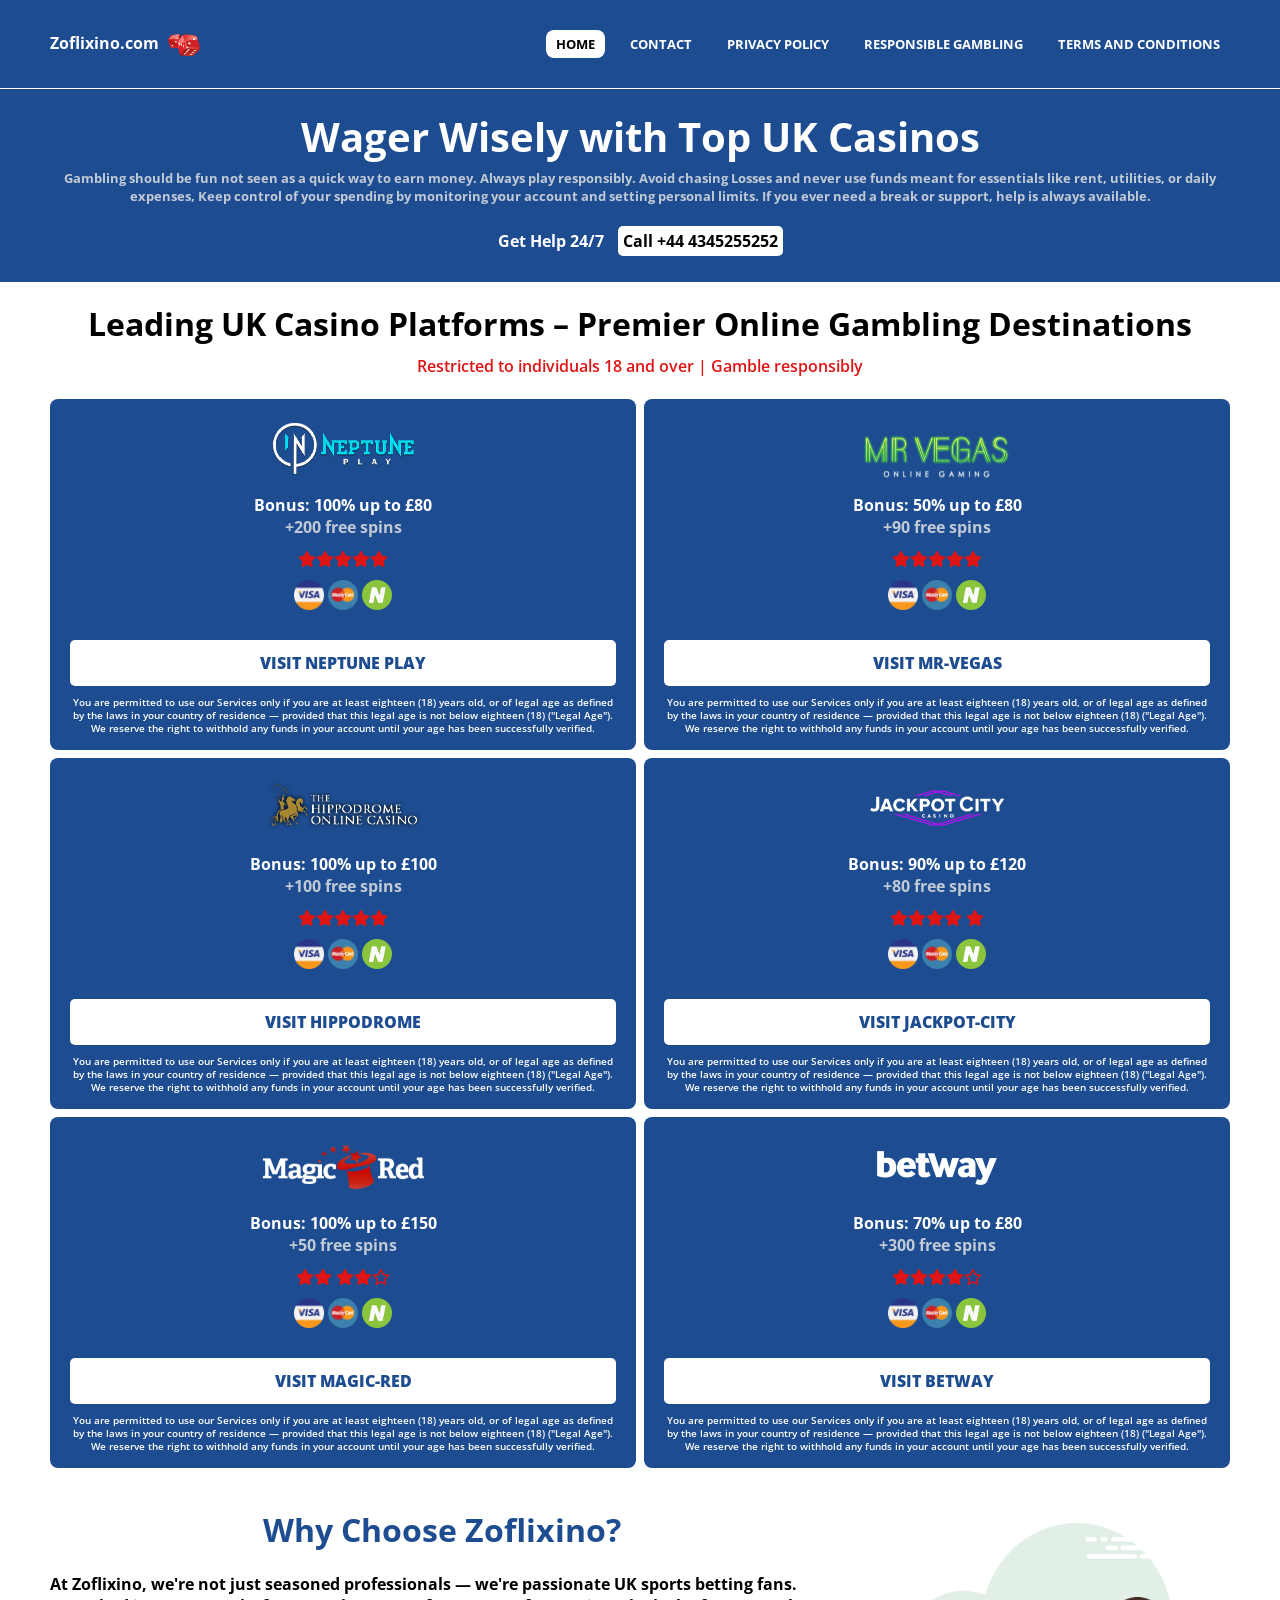
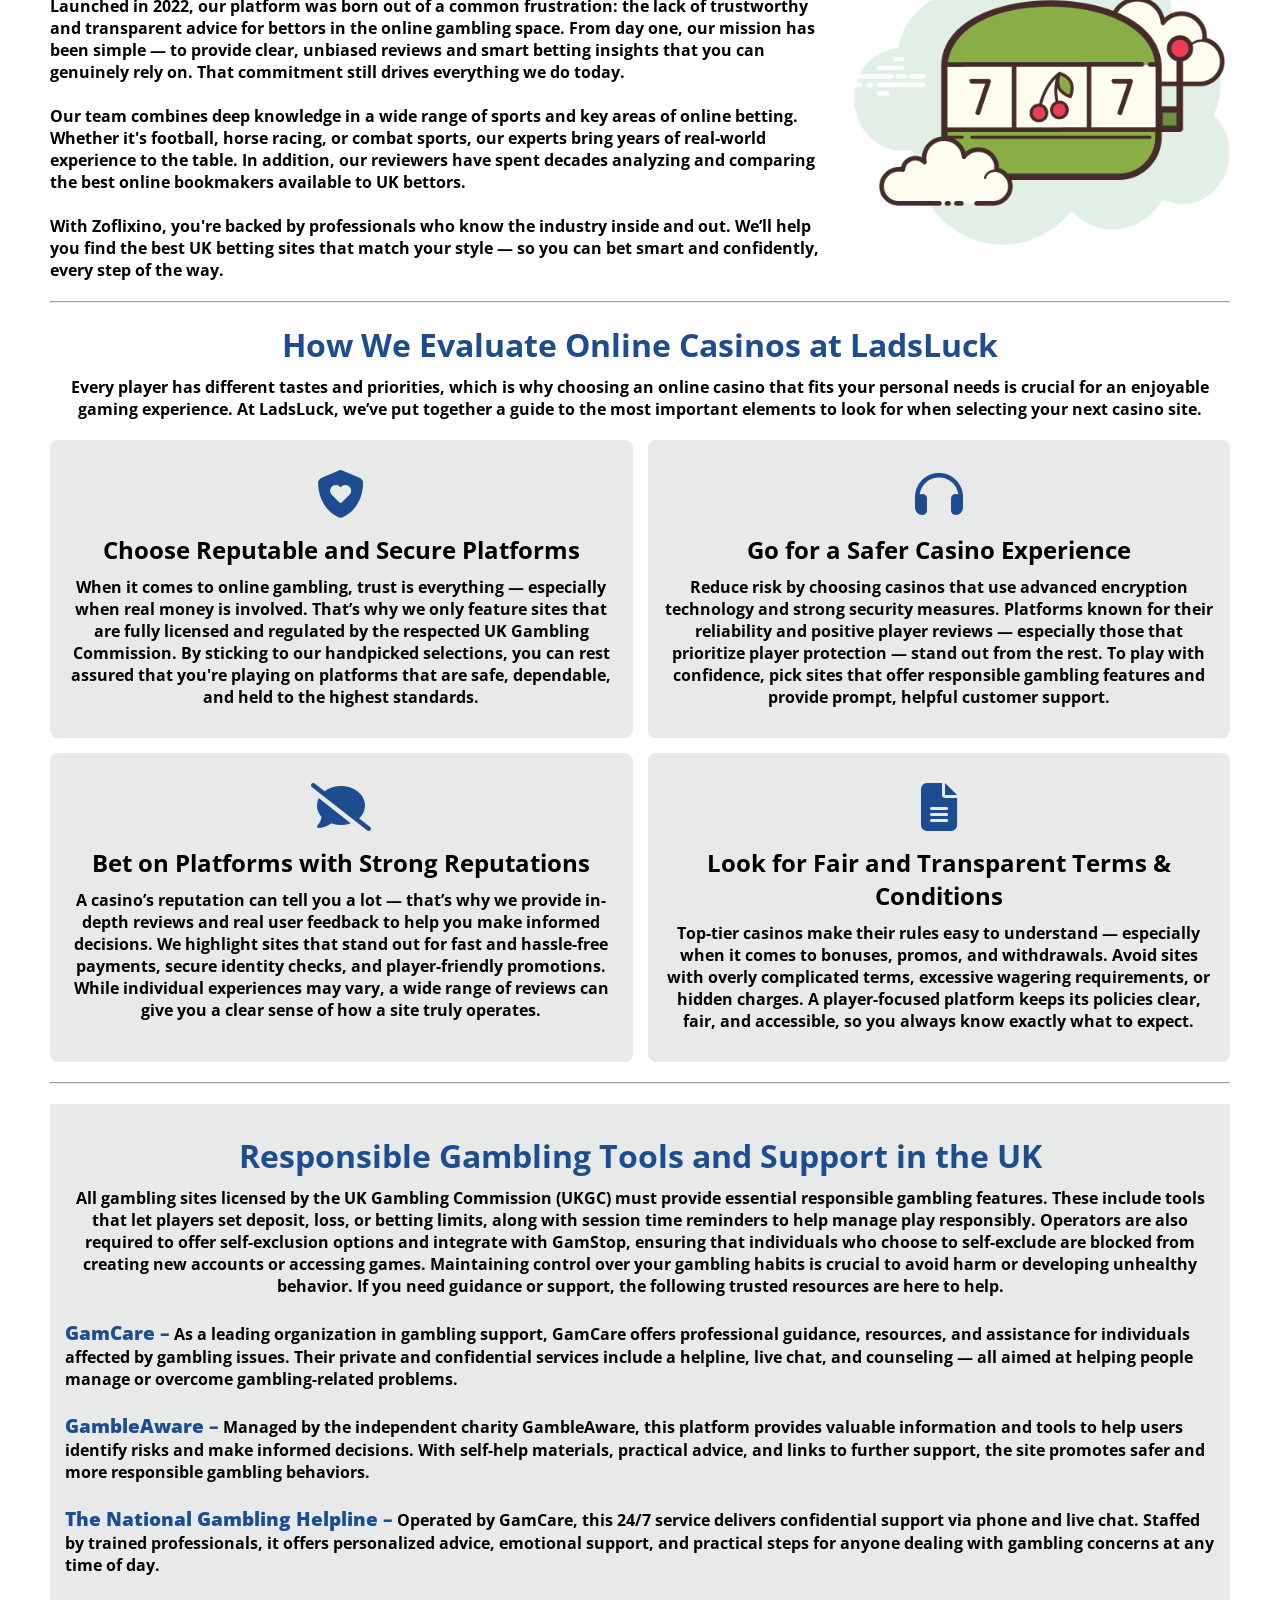
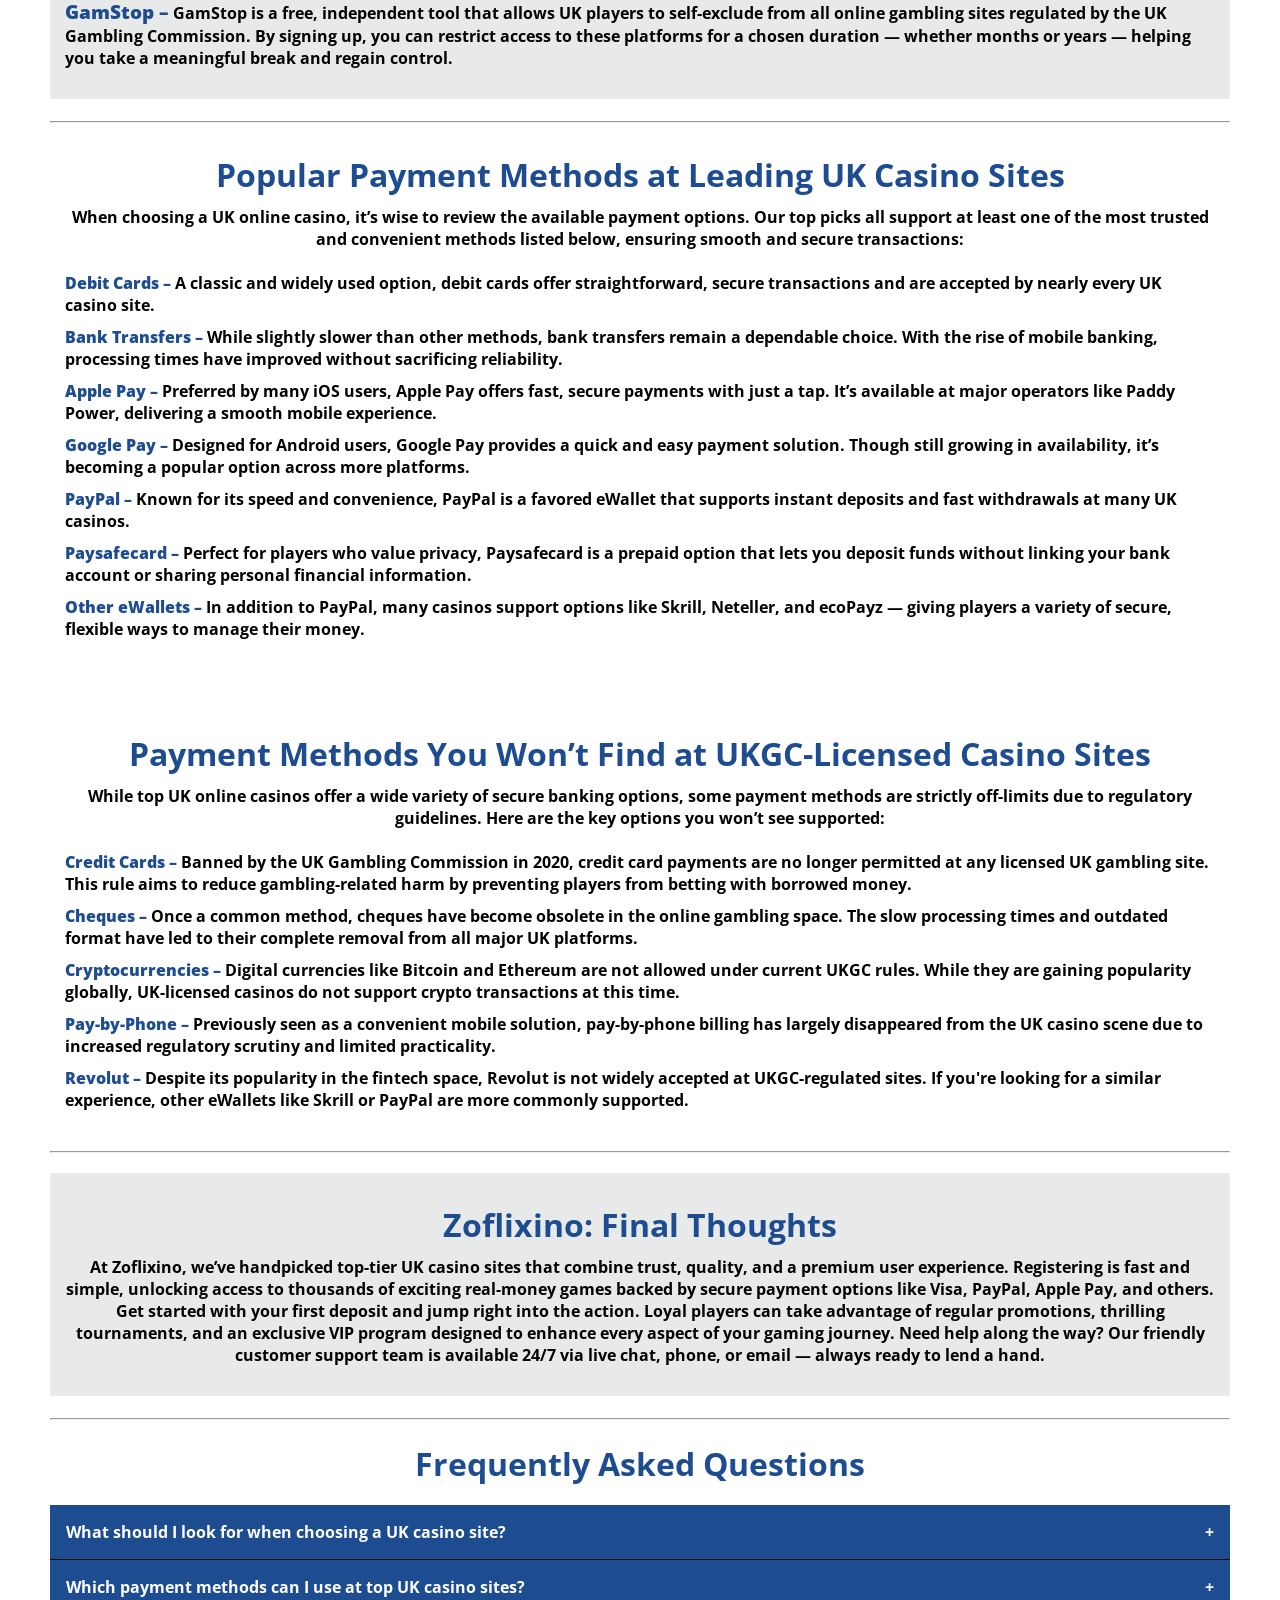
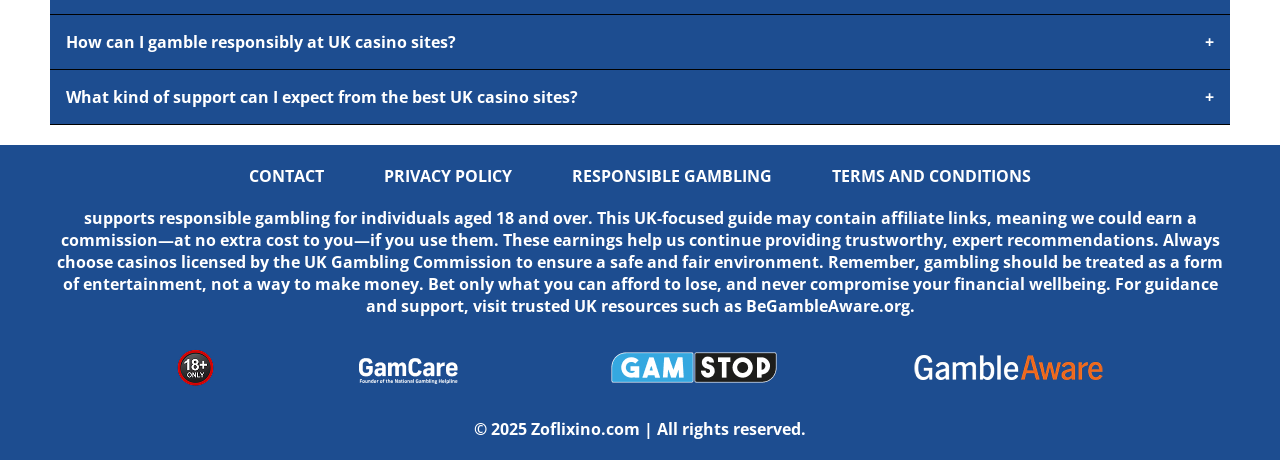
<file: index.html>
<!DOCTYPE html>
<html lang="en">

<head>
    <meta charset="UTF-8">
    <meta name="viewport" content="width=device-width, initial-scale=1.0">
    <title>Zoflixino.com</title>

    <link href="https://fonts.googleapis.com/css2?family=Open+Sans:ital,wght@0,300..800;1,300..800&display=swap"
        rel="stylesheet">
    <link rel="stylesheet" href="css/all.min.css">



    <link rel="stylesheet" href="css/style.css">
</head>

<body>

    <header>

        <section class="container" id="Header">
            <a class="logo" href="#">Zoflixino.com <img src="images/pngwing.com_optimized_50.png" alt=""></a>

            <ul id="navbar">
                <li><a class="active" href="#about">HOME</a></li>
                <li><a href="extra pages/Contact.html">CONTACT</a></li>
                <li><a href="extra pages/privacy.html">PRIVACY POLICY</a></li>
                <li><a href="extra pages/respnsible.html">RESPONSIBLE GAMBLING</a></li>
                <li><a href="extra pages/terms&condition.html">TERMS AND CONDITIONS</a></li>
                <i class="fa-solid fa-xmark" id="close"></i>

            </ul>
            <i class="fa-solid fa-bars" id="bar"></i>
        </section>
        <hr>
        <section class="container banner">
            <h1>Wager Wisely with Top UK Casinos
            </h1>
            <h5>
                Gambling should be fun not seen as a quick way to earn money. Always play responsibly. Avoid chasing
                Losses and never use funds meant for essentials like rent, utilities, or daily expenses, Keep control of
                your spending by monitoring your account and setting personal limits. If you ever need a break or
                support, help is always available.</h5>
            <a href="https://www.gambleaware.org/">Get Help 24/7</a>
            <a href="7266222">Call +44 4345255252</a>
        </section>
    </header>

    <main class="container">
        <section class="casino_sec">
            <h2>Leading UK Casino Platforms – Premier Online Gambling Destinations
            </h2>
            <p>Restricted to individuals 18 and over | Gamble responsibly</p>
            <br>
            <div class="casino-grid">
                <div class="casino-list">
                    <a href="https://regalukwin.com/goto/neptun-ftd-uk/">
                        <img src="images/neptune-play-casino.png" alt="">
                    </a>
                    <h6>Bonus: 100% up to £80 <br>
                        <span>+200 free spins</span>
                    </h6>
                    <p><i class="fa-solid fa-star"></i><i class="fa-solid fa-star"></i><i
                            class="fa-solid fa-star"></i><i class="fa-solid fa-star"></i><i
                            class="fa-solid fa-star"></i></p>
                    <span>
                        <img src="images/visa.png" alt="">
                        <img src="images/mastercard.png" alt="">
                        <img src="images/neteller1.png" alt="">
                    </span>
                    <a class="cas_btn" href="https://regalukwin.com/goto/neptun-ftd-uk/">VISIT NEPTUNE PLAY</a>
                    <p class="cas_terms">You are permitted to use our Services only if you are at least eighteen (18)
                        years old, or of legal age as defined by the laws in your country of residence — provided that
                        this legal age is not below eighteen (18) ("Legal Age"). We reserve the right to withhold any
                        funds in your account until your age has been successfully verified.
                    </p>
                </div>


                <div class="casino-list">
                    <a href="https://www.mrvegas.com">
                        <img src="images/775e8a925e.png" alt="">
                    </a>
                    <h6>Bonus: 50% up to £80 <br>
                        <span>+90 free spins</span>
                    </h6>
                    <p><i class="fa-solid fa-star"></i><i class="fa-solid fa-star"></i><i
                            class="fa-solid fa-star"></i><i class="fa-solid fa-star"></i><i
                            class="fa-solid fa-star"></i></p>
                    <span>
                        <img src="images/visa.png" alt="">
                        <img src="images/mastercard.png" alt="">
                        <img src="images/neteller1.png" alt="">
                    </span>
                    <a class="cas_btn" href="https://www.mrvegas.com">VISIT MR-VEGAS</a>
                    <p class="cas_terms">You are permitted to use our Services only if you are at least eighteen (18)
                        years old, or of legal age as defined by the laws in your country of residence — provided that
                        this legal age is not below eighteen (18) ("Legal Age"). We reserve the right to withhold any
                        funds in your account until your age has been successfully verified.
                    </p>
                </div>
                <div class="casino-list">
                    <a href="https://regalukwin.com/goto/hippodrome-ftd-uk/">
                        <img src="images/hippodromeonline-logo.png" alt="">
                    </a>
                    <h6>Bonus: 100% up to £100 <br>
                        <span>+100 free spins</span>
                    </h6>
                    <p><i class="fa-solid fa-star"></i><i class="fa-solid fa-star"></i><i
                            class="fa-solid fa-star"></i><i class="fa-solid fa-star"></i><i
                            class="fa-solid fa-star"></i></p>
                    <span>
                        <img src="images/visa.png" alt="">
                        <img src="images/mastercard.png" alt="">
                        <img src="images/neteller1.png" alt="">
                    </span>
                    <a class="cas_btn" href="https://regalukwin.com/goto/hippodrome-ftd-uk/">VISIT HIPPODROME</a>
                    <p class="cas_terms">You are permitted to use our Services only if you are at least eighteen (18)
                        years old, or of legal age as defined by the laws in your country of residence — provided that
                        this legal age is not below eighteen (18) ("Legal Age"). We reserve the right to withhold any
                        funds in your account until your age has been successfully verified.
                    </p>
                </div>
                <div class="casino-list">
                    <a href="https://regalukwin.com/goto/jackpotcity-ftd-uk/">
                        <img src="images/jackpot-city.png" alt="">
                    </a>
                    <h6>Bonus: 90% up to £120 <br>
                        <span>+80 free spins</span>
                    </h6>
                    <p><i class="fa-solid fa-star"></i><i class="fa-solid fa-star"></i><i
                            class="fa-solid fa-star"></i><i class="fa-solid fa-star"></i>
                        <i class="fa-solid fa-star"></i></p>
                    <span>
                        <img src="images/visa.png" alt="">
                        <img src="images/mastercard.png" alt="">
                        <img src="images/neteller1.png" alt="">
                    </span>
                    <a class="cas_btn" href="https://regalukwin.com/goto/jackpotcity-ftd-uk/">VISIT JACKPOT-CITY</a>
                    <p class="cas_terms">You are permitted to use our Services only if you are at least eighteen (18)
                        years old, or of legal age as defined by the laws in your country of residence — provided that
                        this legal age is not below eighteen (18) ("Legal Age"). We reserve the right to withhold any
                        funds in your account until your age has been successfully verified.
                    </p>
                </div>

                <div class="casino-list">
                    <a href="https://regalukwin.com/goto/magicred-ftd-uk/">
                        <img src="images/magic-red-white.png" alt="">
                    </a>
                    <h6>Bonus: 100% up to £150 <br>
                        <span>+50 free spins</span>
                    </h6>
                    <p><i class="fa-solid fa-star"></i><i class="fa-solid fa-star"></i>
                        <i class="fa-solid fa-star"></i><i
                            class="fa-solid fa-star"></i><i
                            class="fa-regular fa-star"></i></p>
                    <span>
                        <img src="images/visa.png" alt="">
                        <img src="images/mastercard.png" alt="">
                        <img src="images/neteller1.png" alt="">
                    </span>
                    <a class="cas_btn" href="https://regalukwin.com/goto/magicred-ftd-uk/">VISIT MAGIC-RED</a>
                    <p class="cas_terms">You are permitted to use our Services only if you are at least eighteen (18)
                        years old, or of legal age as defined by the laws in your country of residence — provided that
                        this legal age is not below eighteen (18) ("Legal Age"). We reserve the right to withhold any
                        funds in your account until your age has been successfully verified.
                    </p>
                </div>
                <div class="casino-list">
                    <a href="https://regalukwin.com/goto/betway-ftd-uk/">
                        <img src="images/betway-logo.png" alt="">
                    </a>
                    <h6>Bonus: 70% up to £80 <br>
                        <span>+300 free spins</span>
                    </h6>
                    <p><i class="fa-solid fa-star"></i><i class="fa-solid fa-star"></i><i
                            class="fa-solid fa-star"></i><i class="fa-solid fa-star"></i><i
                            class="fa-regular fa-star"></i></p>
                    <span>
                        <img src="images/visa.png" alt="">
                        <img src="images/mastercard.png" alt="">
                        <img src="images/neteller1.png" alt="">
                    </span>
                    <a class="cas_btn" href="https://regalukwin.com/goto/betway-ftd-uk/">VISIT BETWAY</a>
                    <p class="cas_terms">You are permitted to use our Services only if you are at least eighteen (18)
                        years old, or of legal age as defined by the laws in your country of residence — provided that
                        this legal age is not below eighteen (18) ("Legal Age"). We reserve the right to withhold any
                        funds in your account until your age has been successfully verified.
                    </p>
                </div>
            </div>

        </section>
        <section class="trust_part">
            <div class="trust_part_con">
                <h3>Why Choose Zoflixino?
                </h3>
                <br>
                <p>At Zoflixino, we're not just seasoned professionals — we're passionate UK sports betting fans.
                    Launched in 2022, our platform was born out of a common frustration: the lack of trustworthy and
                    transparent advice for bettors in the online gambling space. From day one, our mission has been
                    simple — to provide clear, unbiased reviews and smart betting insights that you can genuinely rely
                    on. That commitment still drives everything we do today.
                    <br><br>
                    Our team combines deep knowledge in a wide range of sports and key areas of online betting. Whether
                    it's football, horse racing, or combat sports, our experts bring years of real-world experience to
                    the table. In addition, our reviewers have spent decades analyzing and comparing the best online
                    bookmakers available to UK bettors.
                    <br><br>
                    With Zoflixino, you're backed by professionals who know the industry inside and out. We’ll help you
                    find the best UK betting sites that match your style — so you can bet smart and confidently, every
                    step of the way.

                </p>
            </div>
            <div><img src="images/trust-image.png" alt=""></div>
        </section>
        <hr>
        <section class="ladsluck">
            <h3>
                How We Evaluate Online Casinos at LadsLuck
            </h3>
            <p>Every player has different tastes and priorities, which is why choosing an online casino that fits your
                personal needs is crucial for an enjoyable gaming experience. At LadsLuck, we’ve put together a guide to
                the most important elements to look for when selecting your next casino site.</p>
            <div>
                <div class="luck_itms">

                    <div class="luck_itm">
                        <i class="fa-solid fa-shield-heart"></i>
                        <h4>Choose Reputable and Secure Platforms</h4>
                        <p>When it comes to online gambling, trust is everything — especially when real money is
                            involved. That’s why we only feature sites that are fully licensed and regulated by the
                            respected UK Gambling Commission. By sticking to our handpicked selections, you can rest
                            assured that you're playing on platforms that are safe, dependable, and held to the highest
                            standards.

                        </p>
                    </div>
                    <div class="luck_itm">
                        <i class="fa-solid fa-headphones"></i>
                        <h4>Go for a Safer Casino Experience</h4>
                        <p>Reduce risk by choosing casinos that use advanced encryption technology and strong security
                            measures. Platforms known for their reliability and positive player reviews — especially
                            those that prioritize player protection — stand out from the rest. To play with confidence,
                            pick sites that offer responsible gambling features and provide prompt, helpful customer
                            support.

                        </p>
                    </div>
                    <div class="luck_itm">
                        <i class="fa-solid fa-comment-slash"></i>
                        <h4>Bet on Platforms with Strong Reputations</h4>
                        <p>A casino’s reputation can tell you a lot — that’s why we provide in-depth reviews and real
                            user feedback to help you make informed decisions. We highlight sites that stand out for
                            fast and hassle-free payments, secure identity checks, and player-friendly promotions. While
                            individual experiences may vary, a wide range of reviews can give you a clear sense of how a
                            site truly operates.

                        </p>
                    </div>
                    <div class="luck_itm">
                        <i class="fa-solid fa-file-lines"></i>
                        <h4>Look for Fair and Transparent Terms & Conditions</h4>
                        <p>
                            Top-tier casinos make their rules easy to understand — especially when it comes to bonuses,
                            promos, and withdrawals. Avoid sites with overly complicated terms, excessive wagering
                            requirements, or hidden charges. A player-focused platform keeps its policies clear, fair,
                            and accessible, so you always know exactly what to expect.



                        </p>
                    </div>
                </div>
            </div>

        </section>
        <hr>
        <section class="support_part">
            <h3>Responsible Gambling Tools and Support in the UK
            </h3>
            <p>All gambling sites licensed by the UK Gambling Commission (UKGC) must provide essential responsible
                gambling features. These include tools that let players set deposit, loss, or betting limits, along with
                session time reminders to help manage play responsibly. Operators are also required to offer
                self-exclusion options and integrate with GamStop, ensuring that individuals who choose to self-exclude
                are blocked from creating new accounts or accessing games.

                Maintaining control over your gambling habits is crucial to avoid harm or developing unhealthy behavior.
                If you need guidance or support, the following trusted resources are here to help.</p>
            <br>
            <div class="support_links">
                <a href="https://www.gamcare.org.uk/"> GamCare –</a> As a leading organization in gambling support,
                GamCare offers professional guidance, resources, and assistance for individuals affected by gambling
                issues. Their private and confidential services include a helpline, live chat, and counseling — all
                aimed at helping people manage or overcome gambling-related problems.
                <br><br>
                <a href="https://www.gambleaware.org/">GambleAware –</a> Managed by the independent charity GambleAware,
                this platform provides valuable information and tools to help users identify risks and make informed
                decisions. With self-help materials, practical advice, and links to further support, the site promotes
                safer and more responsible gambling behaviors.
                <br><br>
                <a href="https://www.ncpgambling.org/help-treatment/">The National Gambling Helpline –</a> Operated by
                GamCare, this 24/7 service delivers confidential support via phone and live chat. Staffed by trained
                professionals, it offers personalized advice, emotional support, and practical steps for anyone dealing
                with gambling concerns at any time of day.
                <br><br>
                <a href="https://www.gamstop.co.uk/">GamStop –</a> GamStop is a free, independent tool that allows UK
                players to self-exclude from all online gambling sites regulated by the UK Gambling Commission. By
                signing up, you can restrict access to these platforms for a chosen duration — whether months or years —
                helping you take a meaningful break and regain control.

            </div>
        </section>
        <br>
        <hr>

        <section class="pay_acc_sec">
            <h3>
                Popular Payment Methods at Leading UK Casino Sites
            </h3>
            <span>When choosing a UK online casino, it’s wise to review the available payment options. Our top picks all
                support at least one of the most trusted and convenient methods listed below, ensuring smooth and secure
                transactions:</span>
            <div>
                <br>
                <p><b>Debit Cards – </b> A classic and widely used option, debit cards offer straightforward, secure
                    transactions and are accepted by nearly every UK casino site.</p>

                <p> <b>Bank Transfers –</b> While slightly slower than other methods, bank transfers remain a dependable
                    choice. With the rise of mobile banking, processing times have improved without sacrificing
                    reliability.</p>
                <p> <b>Apple Pay –</b> Preferred by many iOS users, Apple Pay offers fast, secure payments with just a
                    tap. It’s available at major operators like Paddy Power, delivering a smooth mobile experience.</p>

                <p><b>Google Pay – </b> Designed for Android users, Google Pay provides a quick and easy payment
                    solution. Though still growing in availability, it’s becoming a popular option across more
                    platforms.</p>
                <p> <b>PayPal –</b> Known for its speed and convenience, PayPal is a favored eWallet that supports
                    instant deposits and fast withdrawals at many UK casinos.</p>
                <p> <b>Paysafecard –</b> Perfect for players who value privacy, Paysafecard is a prepaid option that
                    lets you deposit funds without linking your bank account or sharing personal financial information.
                </p>
                <p><b>Other eWallets – </b> In addition to PayPal, many casinos support options like Skrill, Neteller,
                    and ecoPayz — giving players a variety of secure, flexible ways to manage their money.</p>
            </div>
        </section>
        <br>
        <section class="pay_acc_sec">
            <h3>
                Payment Methods You Won’t Find at UKGC-Licensed Casino Sites

            </h3>
            <span>While top UK online casinos offer a wide variety of secure banking options, some payment methods are
                strictly off-limits due to regulatory guidelines. Here are the key options you won’t see
                supported:</span>
            <div>
                <br>
                <p> <b>Credit Cards – </b>Banned by the UK Gambling Commission in 2020, credit card payments are no
                    longer permitted at any licensed UK gambling site. This rule aims to reduce gambling-related harm by
                    preventing players from betting with borrowed money.</p>

                <p> <b> Cheques – </b>Once a common method, cheques have become obsolete in the online gambling space.
                    The slow processing times and outdated format have led to their complete removal from all major UK
                    platforms.</p>
                <p> <b>Cryptocurrencies – </b> Digital currencies like Bitcoin and Ethereum are not allowed under
                    current UKGC rules. While they are gaining popularity globally, UK-licensed casinos do not support
                    crypto transactions at this time.

                </p>

                <p> <b>Pay-by-Phone –</b> Previously seen as a convenient mobile solution, pay-by-phone billing has
                    largely disappeared from the UK casino scene due to increased regulatory scrutiny and limited
                    practicality.</p>
                <p> <b> Revolut – </b>Despite its popularity in the fintech space, Revolut is not widely accepted at
                    UKGC-regulated sites. If you're looking for a similar experience, other eWallets like Skrill or
                    PayPal are more commonly supported.</p>

            </div>
        </section>
        <hr>
        <section class="final_Thou">
            <h3>Zoflixino: Final Thoughts</h3>
            <p>
                At Zoflixino, we’ve handpicked top-tier UK casino sites that combine trust, quality, and a premium user
                experience. Registering is fast and simple, unlocking access to thousands of exciting real-money games
                backed by secure payment options like Visa, PayPal, Apple Pay, and others.

                Get started with your first deposit and jump right into the action. Loyal players can take advantage of
                regular promotions, thrilling tournaments, and an exclusive VIP program designed to enhance every aspect
                of your gaming journey. Need help along the way? Our friendly customer support team is available 24/7
                via live chat, phone, or email — always ready to lend a hand.</p>
        </section>
        <br>

        <hr>
        <br>
        <section class="faq-section">
            <h3>Frequently Asked Questions</h3>
            <div class="faq-item">
                <div class="faq-question">
                    <span class="question-text">What should I look for when choosing a UK casino site?</span>
                    <span class="icon">+</span>
                </div>
                <div class="faq-answer">
                    Look for a casino that is trustworthy and regulated by the UK Gambling Commission. Choose platforms
                    with clear, fair terms for bonuses and withdrawals, a strong positive reputation supported by player
                    reviews, and extra features like live dealer games, user-friendly mobile apps, and cash-out options
                    to improve your overall gaming experience.
                </div>
            </div>

            <div class="faq-item">
                <div class="faq-question">
                    <span class="question-text">Which payment methods can I use at top UK casino sites?</span>
                    <span class="icon">+</span>
                </div>
                <div class="faq-answer">
                    Leading UK casino sites typically support popular payment options such as debit cards, bank
                    transfers, Apple Pay, Google Pay, PayPal, Paysafecard, and eWallets like Skrill, Neteller, and
                    ecoPayz. However, due to UK Gambling Commission rules and industry standards, methods like credit
                    cards, cheques, cryptocurrencies, pay-by-phone, and Revolut are generally not accepted.
                </div>
            </div>

            <div class="faq-item">
                <div class="faq-question">
                    <span class="question-text">How can I gamble responsibly at UK casino sites?</span>
                    <span class="icon">+</span>
                </div>
                <div class="faq-answer">
                    To ensure gambling remains fun, use the responsible gaming tools offered by UKGC-licensed sites to
                    set limits on your bets, losses, or deposits. Avoid risking money needed for essentials, keep track
                    of your spending, and take breaks when necessary. If you need extra support, organizations like
                    GamCare, BeGambleAware, the National Gambling Helpline, and GamStop provide valuable resources and
                    self-exclusion options to help you stay in control.
                </div>
            </div>
            <div class="faq-item">
                <div class="faq-question">
                    <span class="question-text">What kind of support can I expect from the best UK casino sites?</span>
                    <span class="icon">+</span>
                </div>
                <div class="faq-answer">
                    The best UK casino sites provide round-the-clock customer support via live chat, phone, and email,
                    so help is always available when you need it. Whether you’re a newcomer learning the ropes or a
                    loyal player taking advantage of promotions and VIP rewards, their professional support teams are on
                    hand to assist with any questions or issues.
                </div>
            </div>
        </section>

    </main>

    <footer class="container">
        <section class="footer_link">
            <ul>
                <li><a href="extra pages/Contact.html">CONTACT</a></li>
                <li><a href="extra pages/privacy.html">Privacy policy</a></li>
                <li><a href="extra pages/respnsible.html">RESPONSIBLE GAMBLING
                    </a></li>
                <li><a href="extra pages/terms&condition.html">TERMS AND CONDITIONS
                    </a></li>
            </ul>

        </section>

        <section class="footer_disc">
            <p>
                <a href="index.html"> </a>supports responsible gambling for individuals aged 18 and over.
                This UK-focused guide may
                contain affiliate links, meaning we could earn a commission—at no extra cost to you—if you use them.
                These earnings help us continue providing trustworthy, expert recommendations. Always choose casinos
                licensed by the UK Gambling Commission to ensure a safe and fair environment. Remember, gambling should
                be treated as a form of entertainment, not a way to make money. Bet only what you can afford to lose,
                and never compromise your financial wellbeing. For guidance and support, visit trusted UK resources such
                as BeGambleAware.org.
            </p>
            <ul>
                <li><a href="https://www.ncpgambling.org/help-treatment/"><img src="images/footer-icons (1).png" alt=""></a></li>
                <li><a href="https://www.gamcare.org.uk/"><img src="images/footer-icons.png" alt=""></a></li>
                <li><a href="https://www.gamstop.co.uk/"><img src="images/footer-icons1.png" alt=""></a></li>
                <li><a href="https://www.gambleaware.org/"><img src="images/footer-icons2 .png" alt=""></a></li>
            </ul>
      <span>&copy; 2025 <a href="index.html"> Zoflixino.com</a> | All rights reserved.</span>
        </section>
  
    </footer>









    <script src="js/custom.js"></script>


</body>

</html>
</file>
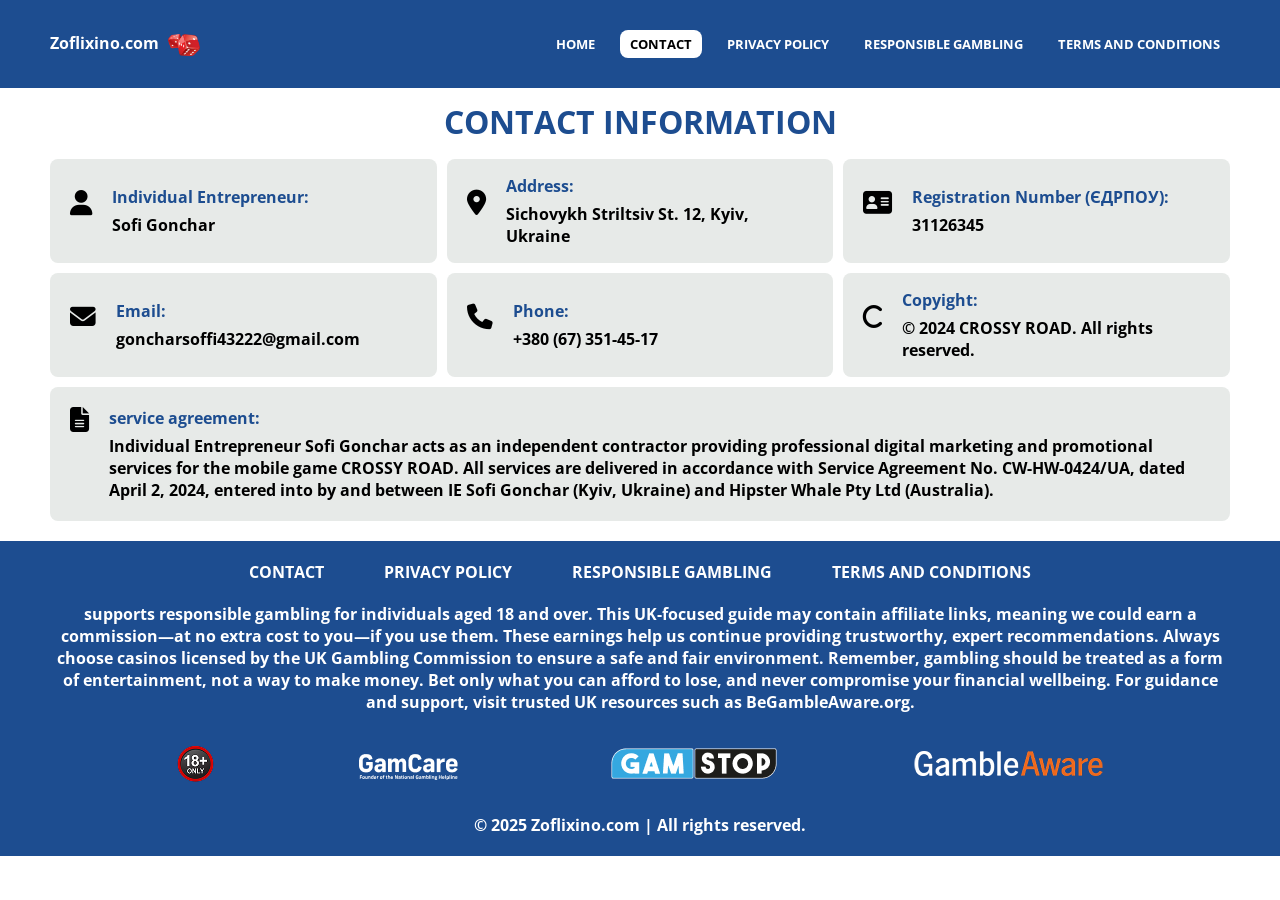
<file: extra pages/Contact.html>
<!DOCTYPE html>
<html lang="en">

<head>
    <meta charset="UTF-8">
    <meta name="viewport" content="width=device-width, initial-scale=1.0">
    <title>Zoflixino.com - CONTACT</title>

    <link href="https://fonts.googleapis.com/css2?family=Open+Sans:ital,wght@0,300..800;1,300..800&display=swap"
        rel="stylesheet">
    <link rel="stylesheet" href="../css/all.min.css">
    <link rel="stylesheet" href="../css/style.css">




</head>

<body>

    <header>

        <section class="container" id="Header">
            <a class="logo" href="../index.html">Zoflixino.com <img src="../images/pngwing.com_optimized_50.png"
                    alt=""></a>

            <ul id="navbar">
                <li><a href="../index.html">HOME</a></li>
                <li><a class="active" href="#">CONTACT</a></li>
                <li><a href="privacy.html">PRIVACY POLICY</a></li>
                <li><a href="respnsible.html">RESPONSIBLE GAMBLING</a></li>
                <li><a href="terms&condition.html">TERMS AND CONDITIONS</a></li>
                <i class="fa-solid fa-xmark" id="close"></i>

            </ul>
            <i class="fa-solid fa-bars" id="bar"></i>
        </section>

    </header>
    <main class="contact_page comm-pad container">
        <h2>Contact information</h2>
        <section>

            <div class="contact-details">
                <i class="fa-solid fa-user"></i>
                <div>
                    <h4>Individual Entrepreneur: </h4>
                    <p>Sofi Gonchar</p>
                </div>
            </div>
   <div class="contact-details">
                <i class="fa-solid fa-location-dot"></i>
                <div>
                    <h4>Address: </h4>
                    <p> Sichovykh Striltsiv St. 12, Kyiv, Ukraine</p>
                </div>
            </div> 
              <div class="contact-details">
             <i class="fa-solid fa-address-card"></i>
                <div>
                    <h4> Registration Number (ЄДРПОУ):  </h4>
                    <p>31126345</p>
                </div>
            </div> 
              <div class="contact-details">
                <i class="fa-solid fa-envelope"></i>
                <div>
                    <h4>Email: </h4>
                    <p> goncharsoffi43222@gmail.com</p>
                </div>
            </div>  
             <div class="contact-details">
               <i class="fa-solid fa-phone"></i>
                <div>
                    <h4>  Phone:</h4>
                    <p> +380 (67) 351-45-17</p>
                </div>
            </div>   
            <div class="contact-details">
               <i class="fa-solid fa-c"></i>
                <div>
                    <h4>Copyight: </h4>
                    <p>© 2024 CROSSY ROAD. All rights reserved.</p>
                </div>
            </div>   
            <div class="contact-details contact-details1">
        <i class="fa-solid fa-file-lines"></i>
                <div>
                    <h4>service agreement: </h4>
                    <p>Individual Entrepreneur Sofi Gonchar acts as an independent contractor providing professional digital marketing and promotional services for the mobile game CROSSY ROAD. All services are delivered in accordance with Service Agreement No. CW-HW-0424/UA, dated April 2, 2024, entered into by and between IE Sofi Gonchar (Kyiv, Ukraine) and Hipster Whale Pty Ltd (Australia).

</p>
                </div>
            </div>

        </section>



    </main>

    <footer class="container">
        <section class="footer_link">
            <ul>
                <li><a href="#">CONTACT</a></li>
                <li><a href="privacy.html">Privacy policy</a></li>
                <li><a href="respnsible.html">RESPONSIBLE GAMBLING
                    </a></li>
                <li><a href="terms&condition.html">TERMS AND CONDITIONS
                    </a></li>
            </ul>

        </section>

        <section class="footer_disc">
            <p>
                <a href="index.html"> </a>supports responsible gambling for individuals aged 18 and over.
                This UK-focused guide may
                contain affiliate links, meaning we could earn a commission—at no extra cost to you—if you use them.
                These earnings help us continue providing trustworthy, expert recommendations. Always choose casinos
                licensed by the UK Gambling Commission to ensure a safe and fair environment. Remember, gambling should
                be treated as a form of entertainment, not a way to make money. Bet only what you can afford to lose,
                and never compromise your financial wellbeing. For guidance and support, visit trusted UK resources such
                as BeGambleAware.org.
            </p>
            <ul>
                <li><a href="https://www.ncpgambling.org/help-treatment/"><img src="../images/footer-icons (1).png"
                            alt=""></a></li>
                <li><a href="https://www.gamcare.org.uk/"><img src="../images/footer-icons.png" alt=""></a></li>
                <li><a href="https://www.gamstop.co.uk/"><img src="../images/footer-icons1.png" alt=""></a></li>
                <li><a href="https://www.gambleaware.org/"><img src="../images/footer-icons2 .png " alt=""></a></li>
            </ul>
            <span>&copy; 2025 <a href="index.html"> Zoflixino.com</a> | All rights reserved.</span>
        </section>

    </footer>









    <script src="../js/custom.js"></script>


</body>

</html>
</file>
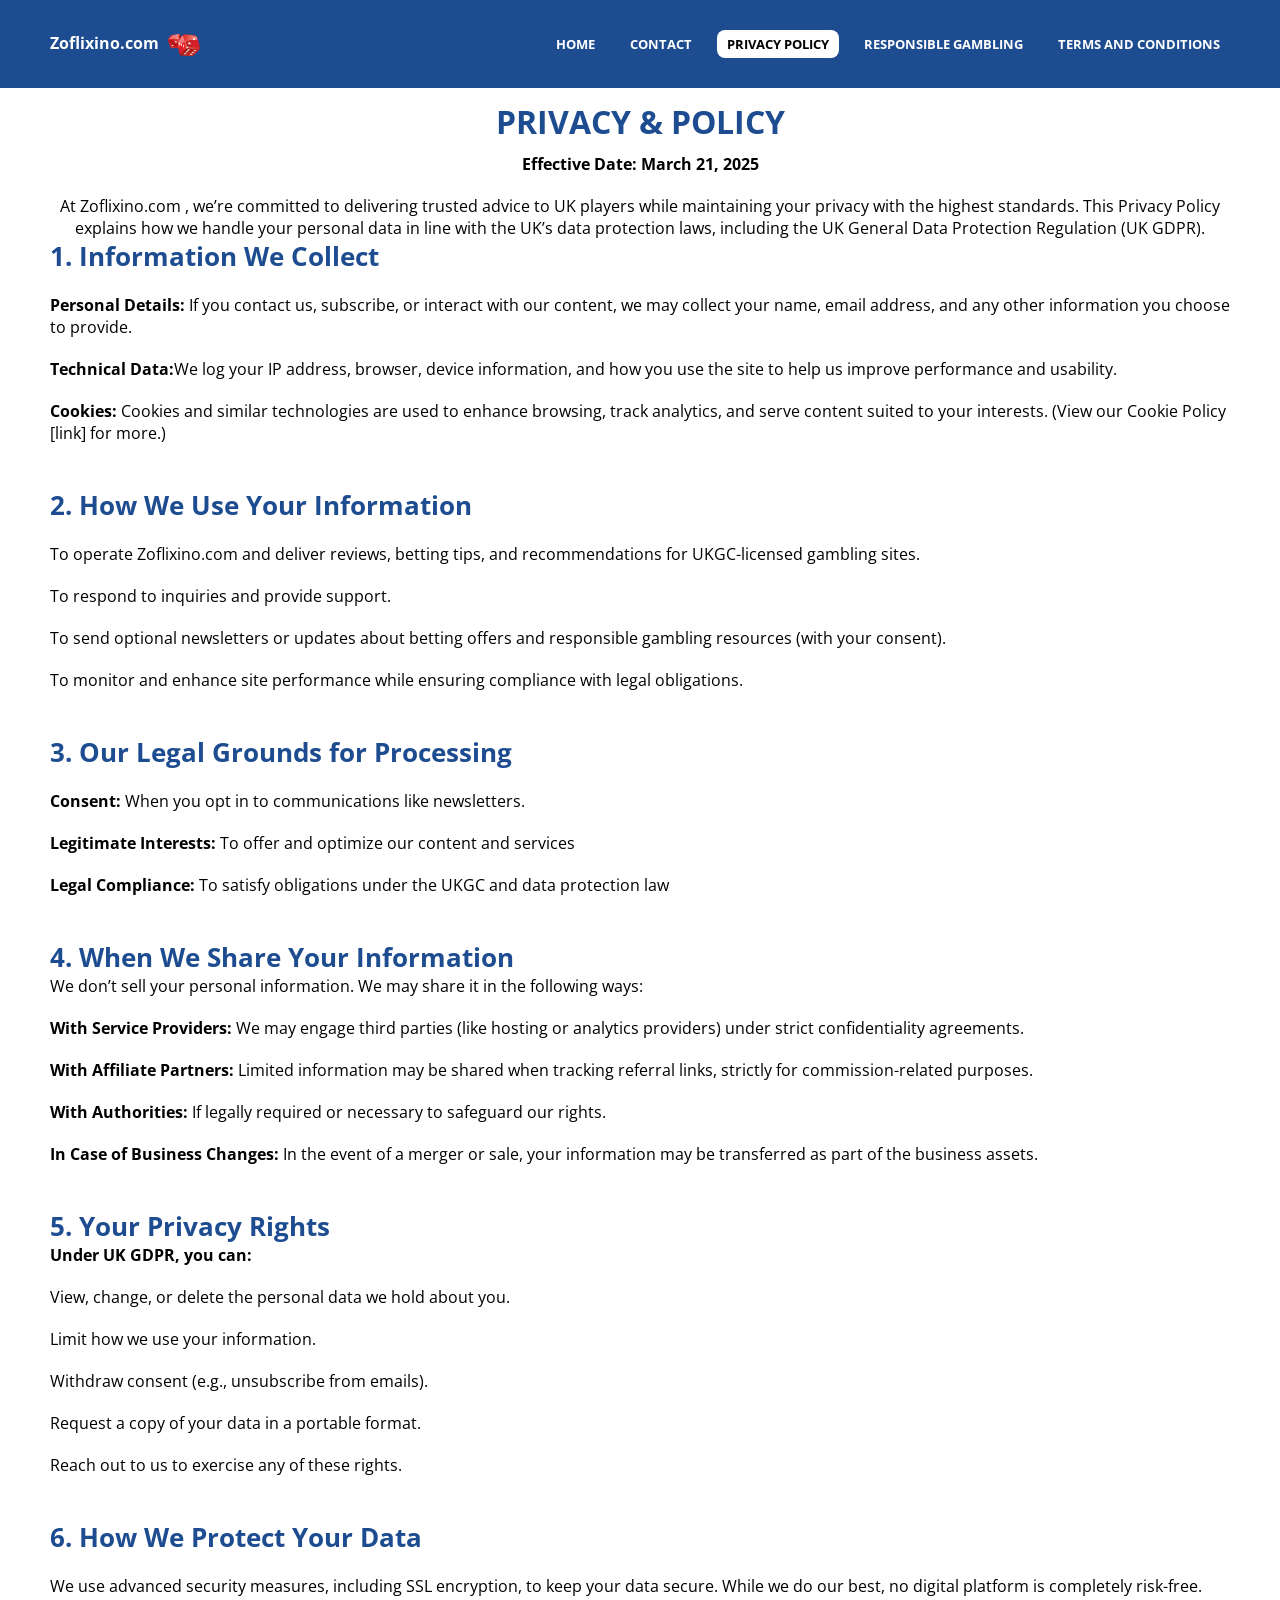
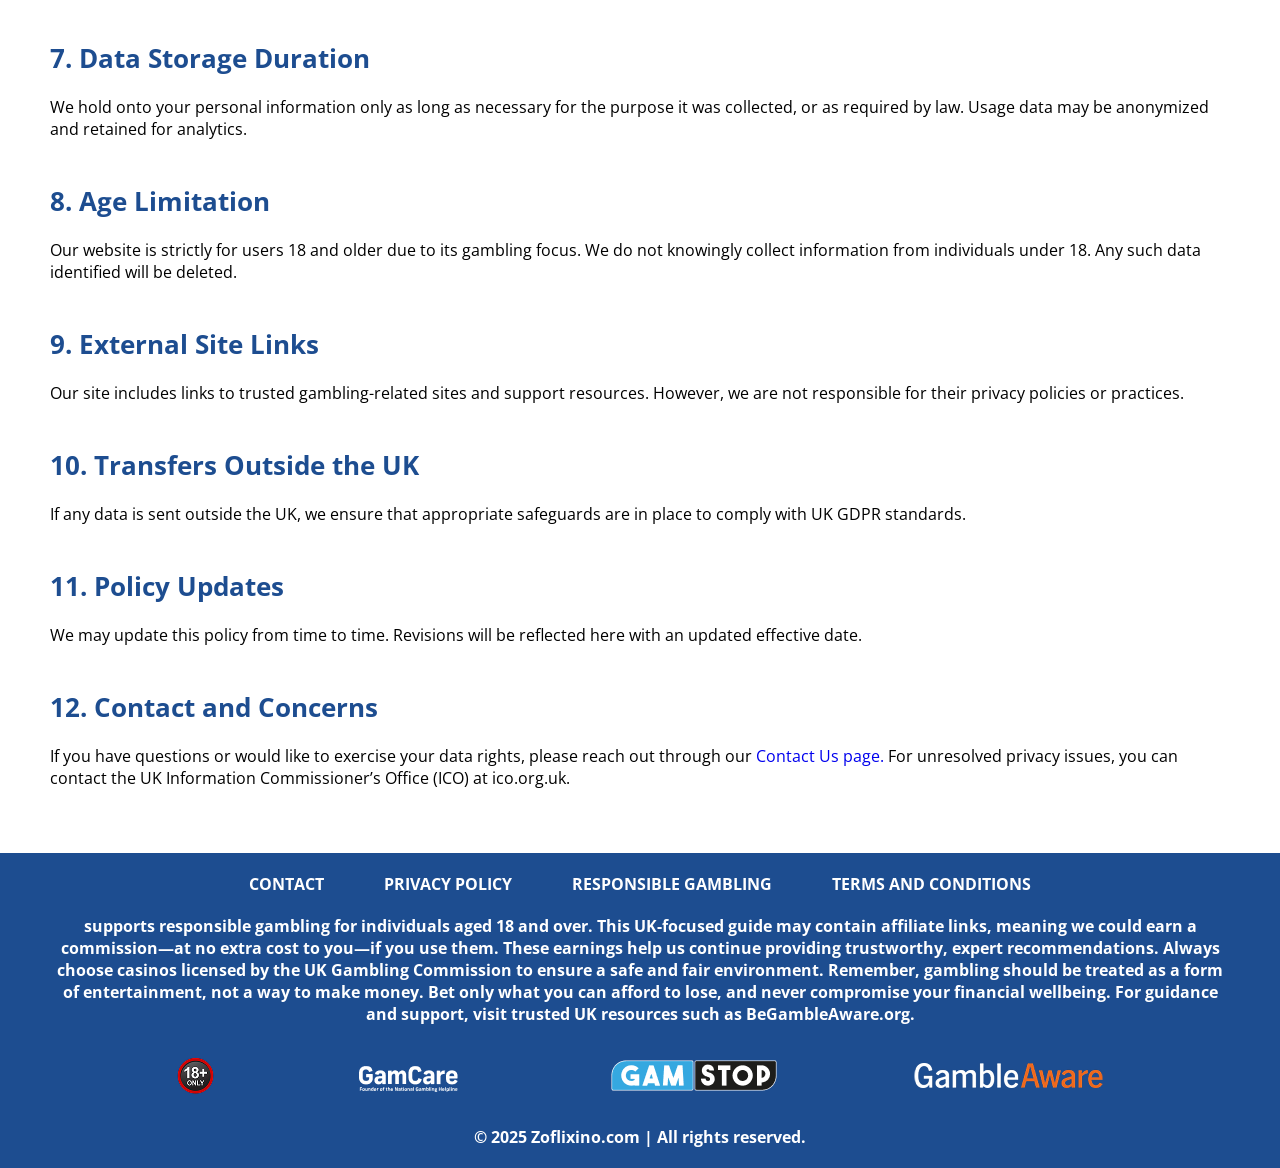
<file: extra pages/privacy.html>
<!DOCTYPE html>
<html lang="en">

<head>
    <meta charset="UTF-8">
    <meta name="viewport" content="width=device-width, initial-scale=1.0">
    <title>Zoflixino.com - PRIVACY</title>

    <link href="https://fonts.googleapis.com/css2?family=Open+Sans:ital,wght@0,300..800;1,300..800&display=swap"
        rel="stylesheet">
    <link rel="stylesheet" href="../css/all.min.css">
    <link rel="stylesheet" href="../css/style.css">




</head>

<body>

    <header>

        <section class="container" id="Header">
            <a class="logo" href="../index.html">Zoflixino.com <img src="../images/pngwing.com_optimized_50.png" alt=""></a>

            <ul id="navbar">
                <li><a href="../index.html">HOME</a></li>
                <li><a href="Contact.html">CONTACT</a></li>
                <li><a class="active" href="#">PRIVACY POLICY</a></li>
                <li><a href="respnsible.html">RESPONSIBLE GAMBLING</a></li>
                <li><a href="terms&condition.html">TERMS AND CONDITIONS</a></li>
                <i class="fa-solid fa-xmark" id="close"></i>

            </ul>
            <i class="fa-solid fa-bars" id="bar"></i>
        </section>

    </header>
    <main class=" privacy-page comm-pad container">
        <h2>PRIVACY & POLICY</h2>
        <b>Effective Date: March 21, 2025</b>
        <P>At Zoflixino.com , we’re committed to delivering trusted advice to UK players while maintaining your privacy
            with the highest standards. This Privacy Policy explains how we handle your personal data in line with the
            UK’s data protection laws, including the UK General Data Protection Regulation (UK GDPR).</P>


        <section>
            <h3>1. Information We Collect</h3>
            <p><b>Personal Details:</b> If you contact us, subscribe, or interact with our content, we may collect your
                name, email address, and any other information you choose to provide.</p>
            <p><b>Technical Data:</b>We log your IP address, browser, device information, and how you use the site to
                help us improve performance and usability.
            </p>
            <p> <b>Cookies:</b> Cookies and similar technologies are used to enhance browsing, track analytics, and
                serve content suited to your interests. (View our Cookie Policy [link] for more.)</p>

            <br><br>
            <h3>2. How We Use Your Information</h3>
            <p>To operate Zoflixino.com  and deliver reviews, betting tips, and recommendations for UKGC-licensed
                gambling sites.
            </p>
            <p>To respond to inquiries and provide support.
            </p>
            <p>To send optional newsletters or updates about betting offers and responsible gambling resources (with
                your consent).
            </p>
            <p>To monitor and enhance site performance while ensuring compliance with legal obligations.
            </p>
            <br><br>
            <h3>3. Our Legal Grounds for Processing</h3>
            <p> <b>Consent:</b> When you opt in to communications like newsletters.</p>
            <p><b>Legitimate Interests:</b> To offer and optimize our content and services</p>
            <p><b>Legal Compliance: </b> To satisfy obligations under the UKGC and data protection law</p>
            <br><br>
            <h3>4. When We Share Your Information</h3>
            <span>We don’t sell your personal information. We may share it in the following ways:

            </span>
            <p> <b>With Service Providers:</b> We may engage third parties (like hosting or analytics providers) under
                strict confidentiality agreements.</p>
            <p> <b>With Affiliate Partners: </b>Limited information may be shared when tracking referral links, strictly
                for commission-related purposes.</p>
            <p> <b>With Authorities:</b> If legally required or necessary to safeguard our rights.</p>
            <p> <b>In Case of Business Changes: </b>In the event of a merger or sale, your information may be
                transferred as part of the business assets.</p>

            <br><br>
            <h3>5. Your Privacy Rights
            </h3>
            <b>Under UK GDPR, you can:

            </b>
            <p>View, change, or delete the personal data we hold about you.

            </p>
            <p>Limit how we use your information.

            </p>
            <p>Withdraw consent (e.g., unsubscribe from emails).

            </p>
            <p>Request a copy of your data in a portable format.

            </p>
            <p>Reach out to us to exercise any of these rights.

            </p>

            <br><br>

            <h3>6. How We Protect Your Data</h3>
            <p>We use advanced security measures, including SSL encryption, to keep your data secure. While we do our
                best, no digital platform is completely risk-free.</p>
            <br><br>
            <h3>7. Data Storage Duration</h3>
            <p>We hold onto your personal information only as long as necessary for the purpose it was collected, or as required by law. Usage data may be anonymized and retained for analytics.

</p>
            <br><br>
            <h3>8. Age Limitation</h3>
            <p>Our website is strictly for users 18 and older due to its gambling focus. We do not knowingly collect information from individuals under 18. Any such data identified will be deleted.</p>
            <br><br>
            <h3>9. External Site Links</h3>
            <p>Our site includes links to trusted gambling-related sites and support resources. However, we are not responsible for their privacy policies or practices.</p>
            <br><br>
            <h3>10. Transfers Outside the UK</h3>
            <p>If any data is sent outside the UK, we ensure that appropriate safeguards are in place to comply with UK GDPR standards.</p>
            <br><br>
            <h3>11. Policy Updates</h3>
            <p>We may update this policy from time to time. Revisions will be reflected here with an updated effective date.

</p>
            <br><br>
            <h3>12. Contact and Concerns</h3>
            <p>If you have questions or would like to exercise your data rights, please reach out through our <a href="Contact.html">Contact Us page.</a> 
For unresolved privacy issues, you can contact the UK Information Commissioner’s Office (ICO) at ico.org.uk.</p>
            <br><br>
        </section>
    </main>

    <footer class="container">
        <section class="footer_link">
            <ul>
                <li><a href="Contact.html">CONTACT</a></li>
                <li><a href="#">Privacy policy </a></li>
                <li><a href="respnsible.html">RESPONSIBLE GAMBLING
                    </a></li>
                <li><a href="terms&condition.html">TERMS AND CONDITIONS
                    </a></li>
            </ul>

        </section>

        <section class="footer_disc">
            <p>
                <a href="index.html"> </a>supports responsible gambling for individuals aged 18 and over.
                This UK-focused guide may
                contain affiliate links, meaning we could earn a commission—at no extra cost to you—if you use them.
                These earnings help us continue providing trustworthy, expert recommendations. Always choose casinos
                licensed by the UK Gambling Commission to ensure a safe and fair environment. Remember, gambling should
                be treated as a form of entertainment, not a way to make money. Bet only what you can afford to lose,
                and never compromise your financial wellbeing. For guidance and support, visit trusted UK resources such
                as BeGambleAware.org.
            </p>
              <ul>
                <li><a href="https://www.ncpgambling.org/help-treatment/"><img src="../images/footer-icons (1).png"
                            alt=""></a></li>
                <li><a href="https://www.gamcare.org.uk/"><img src="../images/footer-icons.png" alt=""></a></li>
                <li><a href="https://www.gamstop.co.uk/"><img src="../images/footer-icons1.png"  alt=""></a></li>
                <li><a href="https://www.gambleaware.org/"><img src="../images/footer-icons2 .png " alt=""></a></li>
            </ul>
            <span>&copy; 2025 <a href="index.html"> Zoflixino.com</a> | All rights reserved.</span>
        </section>

    </footer>









    <script src="../js/custom.js"></script>


</body>

</html>
</file>
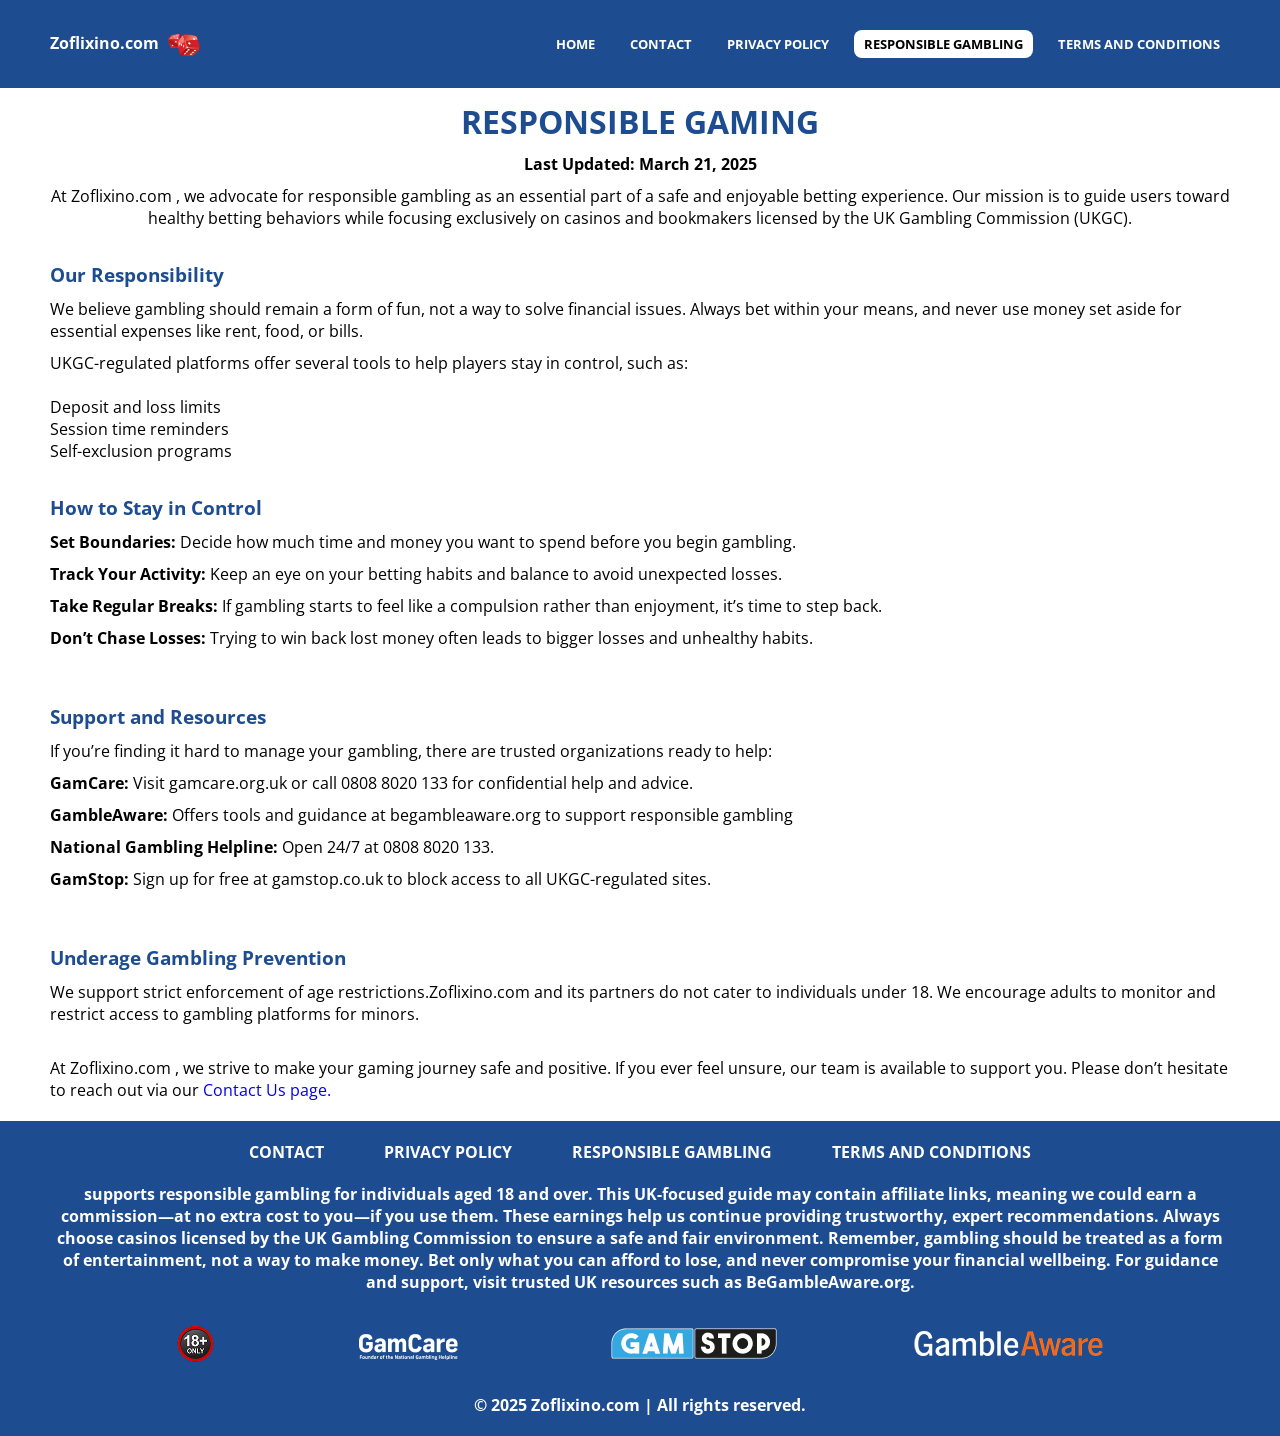
<file: extra pages/respnsible.html>
<!DOCTYPE html>
<html lang="en">

<head>
    <meta charset="UTF-8">
    <meta name="viewport" content="width=device-width, initial-scale=1.0">
    <title>Zoflixino.com - RESPONSIBLE</title>

    <link href="https://fonts.googleapis.com/css2?family=Open+Sans:ital,wght@0,300..800;1,300..800&display=swap"
        rel="stylesheet">
    <link rel="stylesheet" href="../css/all.min.css">
    <link rel="stylesheet" href="../css/style.css">




</head>

<body>

    <header>

        <section class="container" id="Header">
            <a class="logo" href="../index.html">Zoflixino.com <img src="../images/pngwing.com_optimized_50.png" alt=""></a>

            <ul id="navbar">
                <li><a href="../index.html">HOME</a></li>
                <li><a href="Contact.html">CONTACT</a></li>
                <li><a href="privacy.html">PRIVACY POLICY</a></li>
                <li><a class="active" href="#">RESPONSIBLE GAMBLING</a></li>
                <li><a href="terms&condition.html">TERMS AND CONDITIONS</a></li>
                <i class="fa-solid fa-xmark" id="close"></i>

            </ul>
            <i class="fa-solid fa-bars" id="bar"></i>
        </section>

    </header>
    <main class=" comm-pad responsuble_page container">
        <h2> Responsible Gaming </h2>
        <h4>Last Updated: March 21, 2025</h4>
        <p>At Zoflixino.com , we advocate for responsible gambling as an essential part of a safe and enjoyable betting
            experience. Our mission is to guide users toward healthy betting behaviors while focusing exclusively on
            casinos and bookmakers licensed by the UK Gambling Commission (UKGC).</p>

        <br>
        <section>
            <h4>Our Responsibility</h4>
            <p>We believe gambling should remain a form of fun, not a way to solve financial issues. Always bet within
                your means, and never use money set aside for essential expenses like rent, food, or bills.</p>

            <p>UKGC-regulated platforms offer several tools to help players stay in control, such as:</p>
            <br>
            <span>Deposit and loss limits</span>
            <br>

            <span>Session time reminders</span>
            <br>
            <span>
                Self-exclusion programs</span>


            <br>
            <br>

            <h4>How to Stay in Control</h4>
            <p> <b>Set Boundaries:</b> Decide how much time and money you want to spend before you begin gambling.</p>
            <p> <b>Track Your Activity:</b> Keep an eye on your betting habits and balance to avoid unexpected losses.
            </p>
            <p> <b>Take Regular Breaks:</b> If gambling starts to feel like a compulsion rather than enjoyment, it’s
                time to step back.</p>
            <p> <b>Don’t Chase Losses:</b> Trying to win back lost money often leads to bigger losses and unhealthy
                habits.</p>

            <br>
            <br>
            <h4>Support and Resources
            </h4>
            <p>If you’re finding it hard to manage your gambling, there are trusted organizations ready to help:</p>
            <p> <b>GamCare:</b> Visit gamcare.org.uk or call 0808 8020 133 for confidential help and advice.</p>
            <p><b>GambleAware: </b> Offers tools and guidance at begambleaware.org to support responsible gambling</p>
            <p> <b>National Gambling Helpline:</b> Open 24/7 at 0808 8020 133.</p>
            <p> <b>GamStop:</b> Sign up for free at gamstop.co.uk to block access to all UKGC-regulated sites.</p>

            <br><br>

            <h4>Underage Gambling Prevention</h4>
            <p>We support strict enforcement of age restrictions.Zoflixino.com and its partners do not cater to
                individuals under 18. We encourage adults to monitor and restrict access to gambling platforms for
                minors.</p>
                <br>
                <p>At Zoflixino.com , we strive to make your gaming journey safe and positive. If you ever feel unsure, our team is available to support you. Please don’t hesitate to reach out via our <a href="Contact.html">Contact Us page.</a> </p>
        </section>
    </main>

    <footer class="container">
        <section class="footer_link">
            <ul>
                <li><a href="Contact.html">CONTACT</a></li>
                <li><a href="privacy.html">Privacy policy</a></li>
                <li><a href="#">RESPONSIBLE GAMBLING
                    </a></li>
                <li><a href="terms&condition.html">TERMS AND CONDITIONS
                    </a></li>
            </ul>

        </section>

        <section class="footer_disc">
            <p>
                <a href="index.html"> </a>supports responsible gambling for individuals aged 18 and over.
                This UK-focused guide may
                contain affiliate links, meaning we could earn a commission—at no extra cost to you—if you use them.
                These earnings help us continue providing trustworthy, expert recommendations. Always choose casinos
                licensed by the UK Gambling Commission to ensure a safe and fair environment. Remember, gambling should
                be treated as a form of entertainment, not a way to make money. Bet only what you can afford to lose,
                and never compromise your financial wellbeing. For guidance and support, visit trusted UK resources such
                as BeGambleAware.org.
            </p>
            <ul>
                <li><a href="https://www.ncpgambling.org/help-treatment/"><img src="../images/footer-icons (1).png"
                            alt=""></a></li>
                <li><a href="https://www.gamcare.org.uk/"><img src="../images/footer-icons.png" alt=""></a></li>
                <li><a href="https://www.gamstop.co.uk/"><img src="../images/footer-icons1.png" alt=""></a></li>
                <li><a href="https://www.gambleaware.org/"><img src="../images/footer-icons2 .png " alt=""></a></li>
            </ul>
            <span>&copy; 2025 <a href="index.html"> Zoflixino.com</a> | All rights reserved.</span>
        </section>

    </footer>









    <script src="../js/custom.js"></script>


</body>

</html>
</file>
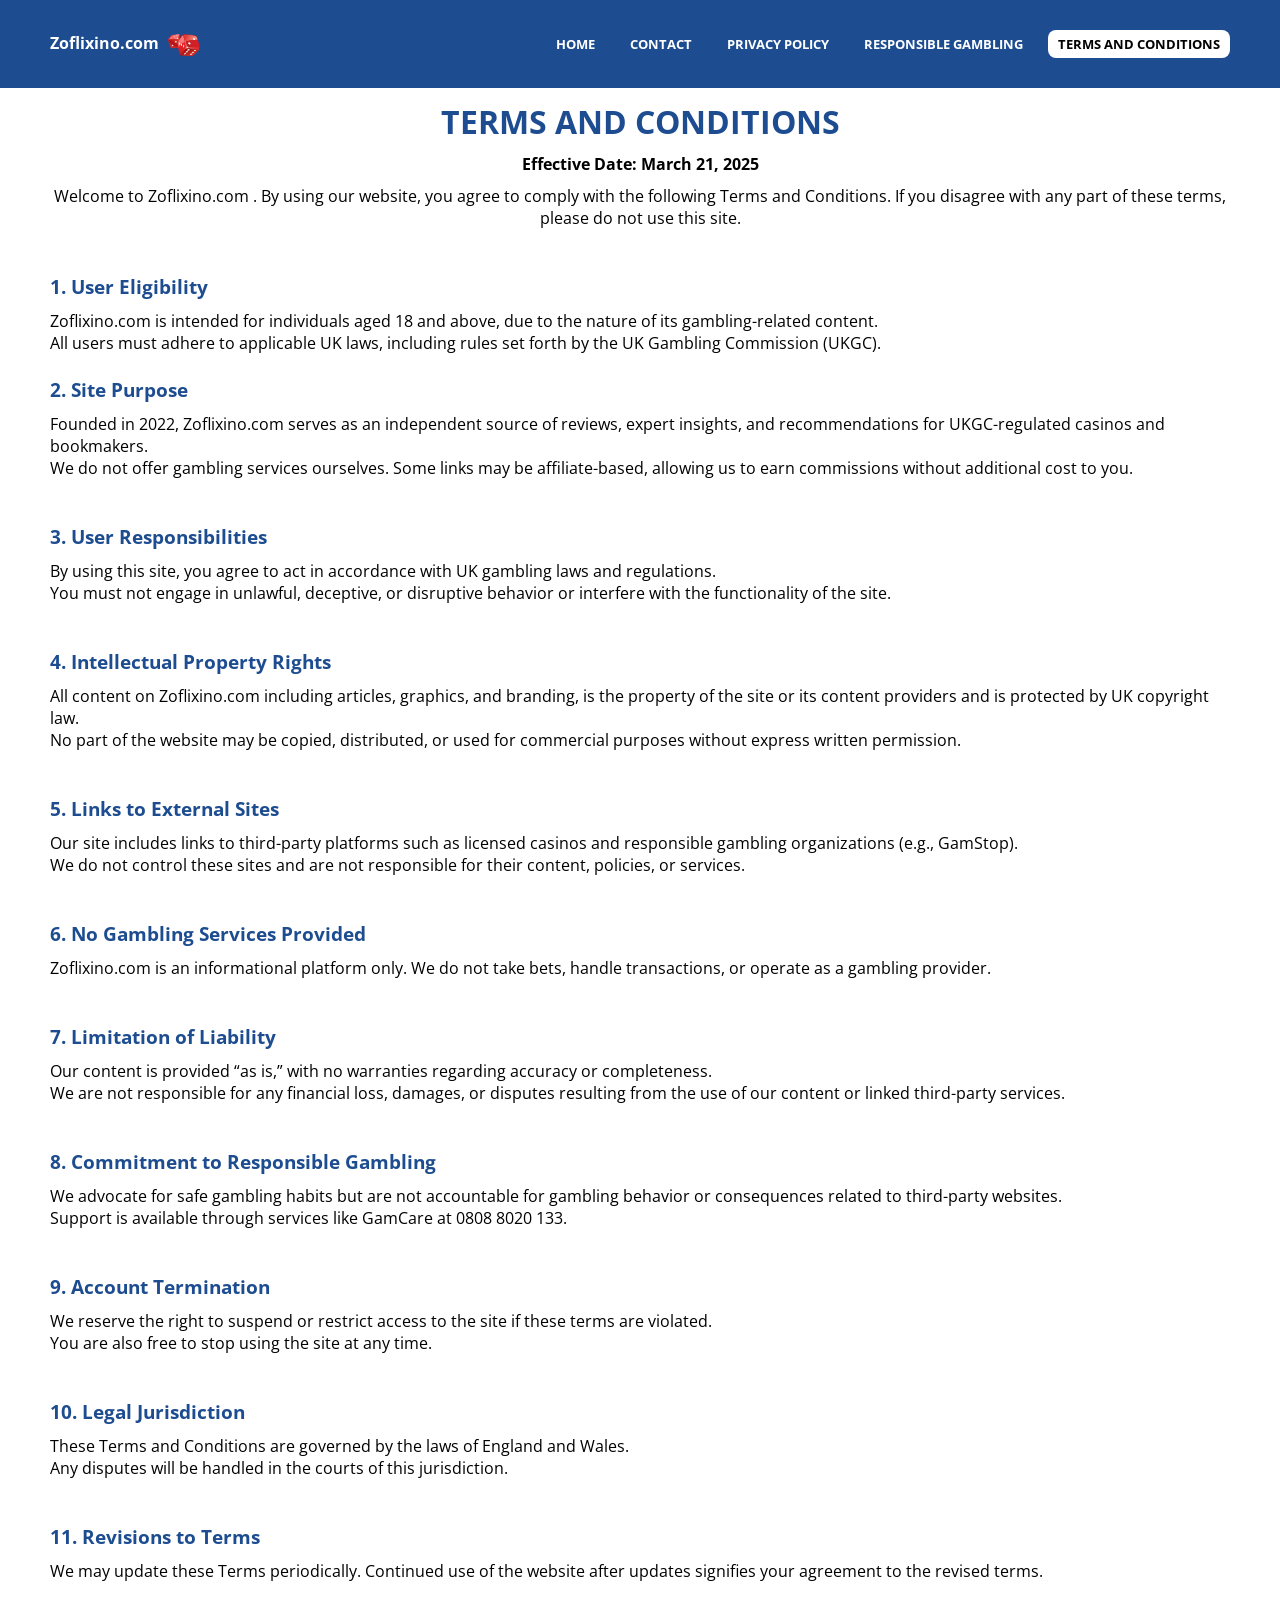
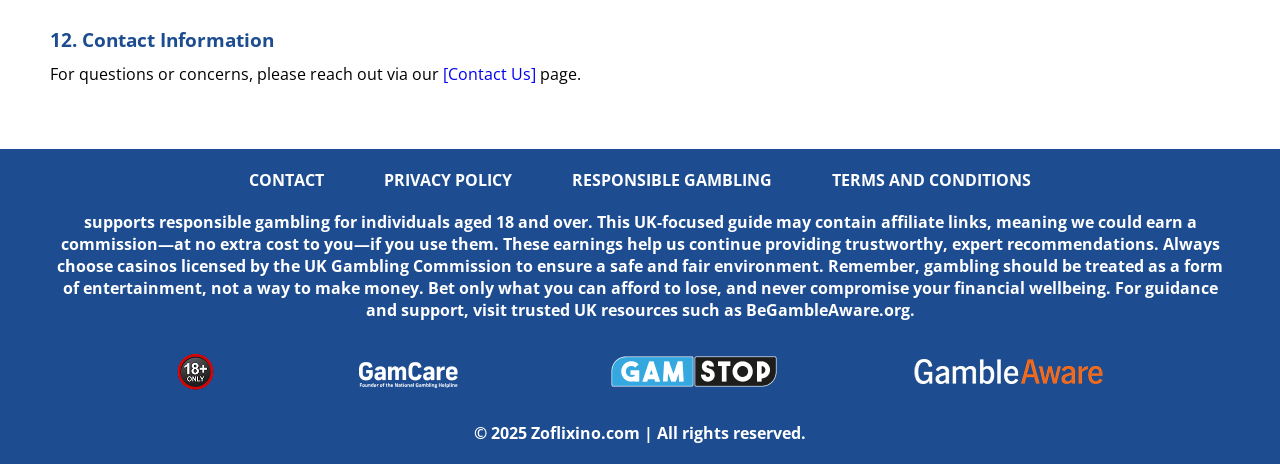
<file: extra pages/terms&condition.html>
<!DOCTYPE html>
<html lang="en">

<head>
    <meta charset="UTF-8">
    <meta name="viewport" content="width=device-width, initial-scale=1.0">
    <title>Zoflixino.com - TERMS</title>

    <link href="https://fonts.googleapis.com/css2?family=Open+Sans:ital,wght@0,300..800;1,300..800&display=swap"
        rel="stylesheet">
    <link rel="stylesheet" href="../css/all.min.css">
    <link rel="stylesheet" href="../css/style.css">




</head>

<body>

    <header>

        <section class="container" id="Header">
            <a class="logo" href="../index.html">Zoflixino.com <img src="../images/pngwing.com_optimized_50.png" alt=""></a>

            <ul id="navbar">
                <li><a href="../index.html">HOME</a></li>
                <li><a href="Contact.html">CONTACT</a></li>
                <li><a href="privacy.html">PRIVACY POLICY</a></li>
                <li><a href="respnsible.html">RESPONSIBLE GAMBLING</a></li>
                <li><a class="active" href="#">TERMS AND CONDITIONS</a></li>
                <i class="fa-solid fa-xmark" id="close"></i>

            </ul>
            <i class="fa-solid fa-bars" id="bar"></i>
        </section>

    </header>
    <main class=" comm-pad terms_page container">

        <h2>Terms and Conditions</h2>
        <h4>Effective Date: March 21, 2025</h4>
        <p>Welcome to Zoflixino.com . By using our website, you agree to comply with the following Terms and Conditions.
            If you disagree with any part of these terms, please do not use this site.</p>
        <br><br>
        <section>
            <h3>1. User Eligibility
            </h3>
            <p>Zoflixino.com is intended for individuals aged 18 and above, due to the nature of its gambling-related
                content. <br>
                All users must adhere to applicable UK laws, including rules set forth by the UK Gambling Commission
                (UKGC).
            </p>
            <br>
            <h3>2. Site Purpose</h3>
            <p>Founded in 2022, Zoflixino.com  serves as an independent source of reviews, expert insights, and
                recommendations for UKGC-regulated casinos and bookmakers. <br>
                We do not offer gambling services ourselves. Some links may be affiliate-based, allowing us to earn
                commissions without additional cost to you.</p>
            <br><br>
            <h3>3. User Responsibilities</h3>
            <p>By using this site, you agree to act in accordance with UK gambling laws and regulations. <br>
                You must not engage in unlawful, deceptive, or disruptive behavior or interfere with the functionality
                of the site.</p>
            <br><br>
            <h3>4. Intellectual Property Rights</h3>
            <p>All content on Zoflixino.com  including articles, graphics, and branding, is the property of the site or its content providers and is protected by UK copyright law. <br>
               No part of the website may be copied, distributed, or used for commercial purposes without express written permission.</p>
            <br><br>
            <h3>5. Links to External Sites</h3>
            <p>Our site includes links to third-party platforms such as licensed casinos and responsible gambling organizations (e.g., GamStop). <br>
               We do not control these sites and are not responsible for their content, policies, or services.</p>
            <br><br>
            <h3>6. No Gambling Services Provided</h3>
            <p>Zoflixino.com  is an informational platform only. We do not take bets, handle transactions, or operate as a gambling provider.</p>
            <br><br>
            <h3>7. Limitation of Liability</h3>
            <p>Our content is provided “as is,” with no warranties regarding accuracy or completeness.<br>
               We are not responsible for any financial loss, damages, or disputes resulting from the use of our content or linked third-party services.</p>
            <br><br>
            <h3>8. Commitment to Responsible Gambling</h3>
            <p>We advocate for safe gambling habits but are not accountable for gambling behavior or consequences related to third-party websites. <br>
              Support is available through services like GamCare at 0808 8020 133.

</p>
            <br><br>
            <h3>9. Account Termination</h3>
            <p>We reserve the right to suspend or restrict access to the site if these terms are violated. <br>
You are also free to stop using the site at any time.</p>
            <br><br>
            <h3>10. Legal Jurisdiction</h3>
            <p>These Terms and Conditions are governed by the laws of England and Wales. <br>
Any disputes will be handled in the courts of this jurisdiction.</p>
            <br><br>
            <h3>11. Revisions to Terms
</h3>
            <p>We may update these Terms periodically. Continued use of the website after updates signifies your agreement to the revised terms.

</p>
            <br><br>
            <h3>12. Contact Information
</h3>
            <p>For questions or concerns, please reach out via our <a href="Contact.html">[Contact Us]</a>  page.

</p>
            <br><br>
        </section>

    </main>

    <footer class="container">
        <section class="footer_link">
            <ul>
                <li><a href="Contact.html">CONTACT</a></li>
                <li><a href="privacy.html">Privacy policy</a></li>
                <li><a href="respnsible.html">RESPONSIBLE GAMBLING
                    </a></li>
                <li><a href="terms&condition.html">TERMS AND CONDITIONS
                    </a></li>
            </ul>

        </section>

        <section class="footer_disc">
            <p>
                <a href="index.html"> </a>supports responsible gambling for individuals aged 18 and over.
                This UK-focused guide may
                contain affiliate links, meaning we could earn a commission—at no extra cost to you—if you use them.
                These earnings help us continue providing trustworthy, expert recommendations. Always choose casinos
                licensed by the UK Gambling Commission to ensure a safe and fair environment. Remember, gambling should
                be treated as a form of entertainment, not a way to make money. Bet only what you can afford to lose,
                and never compromise your financial wellbeing. For guidance and support, visit trusted UK resources such
                as BeGambleAware.org.
            </p>
            <ul>
                <li><a href="https://www.ncpgambling.org/help-treatment/"><img src="../images/footer-icons (1).png"
                            alt=""></a></li>
                <li><a href="https://www.gamcare.org.uk/"><img src="../images/footer-icons.png" alt=""></a></li>
                <li><a href="https://www.gamstop.co.uk/"><img src="../images/footer-icons1.png" alt=""></a></li>
                <li><a href="https://www.gambleaware.org/"><img src="../images/footer-icons2 .png " alt=""></a></li>
            </ul>
            <span>&copy; 2025 <a href="index.html"> Zoflixino.com</a> | All rights reserved.</span>
        </section>

    </footer>









    <script src="../js/custom.js"></script>


</body>

</html>
</file>
<file: css/style.css>
* {
    margin: 0;
    padding: 0;
    outline: 0;
    box-sizing: border-box;
}

ol,
ul {
    list-style-type: none;
}

img {
    vertical-align: middle;
}

a {
    text-decoration: none;
}

html {
    scroll-behavior: smooth;
}

body {
    font-family: "Open Sans", sans-serif;
}

header hr {
    height: 0.5px;
    background: #92A5BF;
    border: none;
}

.container {
    padding: 20px 50px;
    width: 100%;
}

#Header {
    display: flex;
    justify-content: space-between;
    align-items: center;
    position: fixed !important;
    z-index: 99999999;
    top: 0;

    background: #1D4D90;
}

.logo {
    color: #fff;
    font-weight: bold;
}

.logo img {
    margin-left: 5px;
    width: 2rem;
}

#navbar {
    display: flex;
    padding: 10px 0;
}

#navbar li {
    margin-left: 15px;
}

#navbar li a {
    color: #ffffff;
    font-weight: bold;
    font-size: 0.8rem;
    display: inline-block;

    padding: 5px 10px;
    border-radius: 8px;
    transition: all ease-in-out 0.3s;
}

#navbar li .active {
    background: #fff;
    color: black;
}

#navbar li:hover a {
    background: hsl(0, 0%, 100%);
    color: hsl(0, 0%, 0%);
}

#bar {
    display: none;
}

#close {
    display: none;
}


.banner {
    background: rgb(29, 77, 144);
    text-align: center;
    padding-bottom: 30px;
    margin-top: 88px;
}

.banner h1 {
    color: #fff;
    font-size: 2.5rem;
    margin-bottom: 5px;
}

.banner h5 {
    color: #c1cad6;
    margin-bottom: 25px;
}

.banner a {
    color: #fff;
    margin: 15px 5px !important;
    font-weight: 700;
}

.banner a:last-child {
    color: #000000;
    background: #fff;
    padding: 4px 5px;
    border-radius: 5px;
}

.casino_sec {
    text-align: center;
    font-weight: 600;
}

.casino_sec h2 {
    font-size: 2rem;
    margin-bottom: 10px;
}

.casino_sec p {
    color: #df1414;
}

.casino-list {
    background: #1D4D90;
    padding: 15px 20px;
    display: flex;
    flex-direction: column;
    align-items: center;
    justify-items: center;
    border-radius: 8px;
    gap: 10px;
}

.casino-list a img {
    width: 100%;
}

.casino-list h6 {
    columns: #fff;
    font-size: 1rem;
    color: #fff;
}

.casino-list h6 span {
    color: #c1cad6;
}

.cas_btn {
    font-size: 1rem;
    color: #1D4D90;
    font-weight: bolder;
    background: #fff;
    padding: 12px 12px;
    width: 100%;
    border: none;
    border-radius: 5px;
    margin-top: 20px;
}

.casino-grid {
    display: grid;
    grid-template-columns: repeat(2, 1fr);
    gap: 0.5rem;
}
.cas_terms{font-size: 0.6rem;color: #fff !important;}
.trust_part{padding: 20px 0;display: grid;grid-template-columns: repeat(3,1fr);gap: 10px;margin-top: 20px;font-weight: bold;}
.trust_part h3{text-align: center;font-weight: bold;font-size: 2rem;color: #1D4D90;}
.trust_part img{width: 100%;margin-top: 15px;}
.trust_part_con{grid-column: span 2;}
.ladsluck{padding: 20px 0;font-weight: bold;}
.ladsluck h3{
color: #1D4D90;font-size: 2rem;text-align: center;
}
.ladsluck p{text-align: center;margin-top: 10px;}
.luck_itm{padding: 30px 15px;text-align: center;background: #E7EAE8;border-radius: 8px;}
.luck_itm i{font-size: 3rem;color: #1D4D90;margin-bottom: 15px;}
.luck_itm h4{font-size: 1.5rem;}
.luck_itms{display: grid;grid-template-columns: repeat(2,1fr);gap: 15px;margin-top: 20px;}
.support_part{
    text-align: center;padding: 30px 15px;font-weight: bold;background: #E7EAE8;margin-top: 20px;
}
.support_part h3{font-size: 2rem;color: #1D4D90;
margin-bottom: 10px;}
.support_links {text-align: start;}
.support_links a{color:#1D4D90 ;font-size: 1.2rem;font-weight: bolder;}
.pay_acc_sec{padding: 30px 15px;text-align: center;font-weight: bold;}
.pay_acc_sec h3{font-size: 2rem;color: #1D4D90;margin-bottom: 10px;}
.pay_acc_sec div {text-align: start;}
.pay_acc_sec div p{margin-bottom: 10px;}
.pay_acc_sec div p b{color: #1D4D90;font-weight: bolder;}
.final_Thou{
    padding: 30px 15px;background: #E7EAE8;margin-top: 20px;text-align: center;font-weight: bold;
}
.final_Thou h3{color: #1D4D90;font-size: 2rem; margin-bottom: 10px;}




    .faq-section h3{
      
      color: #1D4D90;
      font-weight: bold;
      font-size: 2rem;
      text-align: center;
      margin-bottom: 20px;
    }

    .faq-item {
      border-bottom: 1px solid #000000;
    }

    .faq-question {
      padding: 1rem;
      cursor: pointer;
      background: #1D4D90;
      display: flex;
      justify-content: space-between;
      align-items: center;
      font-weight: bold;
      transition: background 0.3s ease;
      color: #fff;
    }

    .faq-question:hover {
      background: #000000;
      color: #fff;
    }

    .faq-question .icon {
      display: inline-block;
      transition: transform 0.3s ease;
    }

    .faq-item.active1 .faq-question .icon {
      transform: rotate(45deg);
    }

    .faq-answer {
      display: none;
      padding: 1rem;
      background: #E7EAE8;
      line-height: 1.6;
      font-weight: bold;
    }

    .faq-item.active1 .faq-answer {
      display: block;
    }



footer{
  background: #1D4D90;
}
.footer_link ul {display: flex;align-items: center;flex-wrap: wrap;gap: 60px;justify-content: center;margin-bottom: 20px;}
.footer_link ul li a{
    color: #fff;text-transform: uppercase;
    font-weight: bold;
}
.footer_disc{text-align: center;}
.footer_disc p{text-align: center;font-weight: bold;color: #fff;}
.footer_disc p a{color: #ffffff;text-decoration: underline;}
.footer_disc ul{margin: 30px 0;display: flex;justify-content: space-evenly;
flex-wrap: wrap;gap: 10px;}
.footer_disc span a,
.footer_disc span{color: #fff;font-weight: bold;}
.comm-pad{  margin: 80px  auto 0;}
/* contact page */
.contact_page h2{font-size: 2rem;color: #1D4D90;
text-transform: uppercase;text-align: center;margin-bottom: 16px;}

.contact-details{display: flex;align-items: center; background: #E7EAE8;
    padding: 16px 20px;border-radius: 8px;gap: 20px;}
.contact-details i{
    font-size: 1.6rem;
    margin-bottom: 1rem;
}
.contact-details div h4{
    color: #1D4D90;font-size: 1rem;
    margin-bottom: 6px;
}
.contact-details div p{
    font-weight: bold;
}
.contact_page section{display: grid;grid-template-columns: repeat(3,1fr);gap: 10px;}
.contact-details1{grid-column: span 3;gap: 20px;padding:20px 20px ;align-items: start;}
/* privacy page */
.privacy-page{text-align: center;}
.privacy-page h2{margin-bottom: 10px;font-size: 2rem;color: #1D4D90;}
.privacy-page p{margin-top: 20px;}
.privacy-page section{text-align: start;}
.privacy-page section h3{color: #1D4D90;font-size: 1.6rem;}

/* responsuble_page */
.responsuble_page{text-align: center}

.responsuble_page h2{font-size: 2rem;color: #1D4D90;text-transform: uppercase;}

.responsuble_page h4,
.responsuble_page p{margin-top: 10px;}
.responsuble_page section h4{
    font-size: 1.2rem;
    color: #1D4D90;
}
.responsuble_page section{
text-align: start !important;


}

/* trems_page */
.terms_page{
    text-align: center;
}

.terms_page h2{font-size: 2rem;color: #1D4D90;text-transform: uppercase;}
.terms_page h4,
.terms_page p{margin-top: 10px;}
 .terms_page section{text-align: start;}
.terms_page section h3{font-size: 1.2rem;color: #1D4D90;}
@media only screen and (max-width: 850px) {
    #navbar {
        flex-direction: column;
        position: fixed;
        height: 100vh;
        width: 350px;
        right: -400px;
        top: 0;
        background: #1D4D90;
        box-shadow: 20px 20px 50px rgba(0, 0, 0, 0.849);
        transition: all ease-in-out 0.4s;
        z-index: 99999999999;
    }

    #navbar li:first-child {
        margin-top: 50px;
    }

    #navbar li {
        margin-bottom: 18px;
    }

    #bar {
        display: block;
        padding: 10px 2px;
        cursor: pointer;
        color: #fff;
    }

    #close {
        display: block;
        position: absolute;
        top: 20px;
        left: 30px;
        font-size: 20px;
        cursor: pointer;
        color: #fff;
    }

    #navbar.active {
        right: 0;
    }

    .container {
        padding: 20px 20px;
    }

    .banner {
        padding-bottom: 30px;
        margin-top: 76px;
    }
    .casino-grid {
  
    grid-template-columns: repeat(1, 1fr);
    
}
.trust_part{grid-template-columns: repeat(1,1fr);}


.luck_itms{grid-template-columns: repeat(1,1fr);}
.footer_link ul{gap: 20px;}


#FirstName,
#lastName{width: 100%;}


.contact-details div h4{font-size: 1rem;}
.contact-details{grid-column: span 3;padding: 20px 8px;}
.contact-details1{padding: 20px 8px;}
}
</file>
